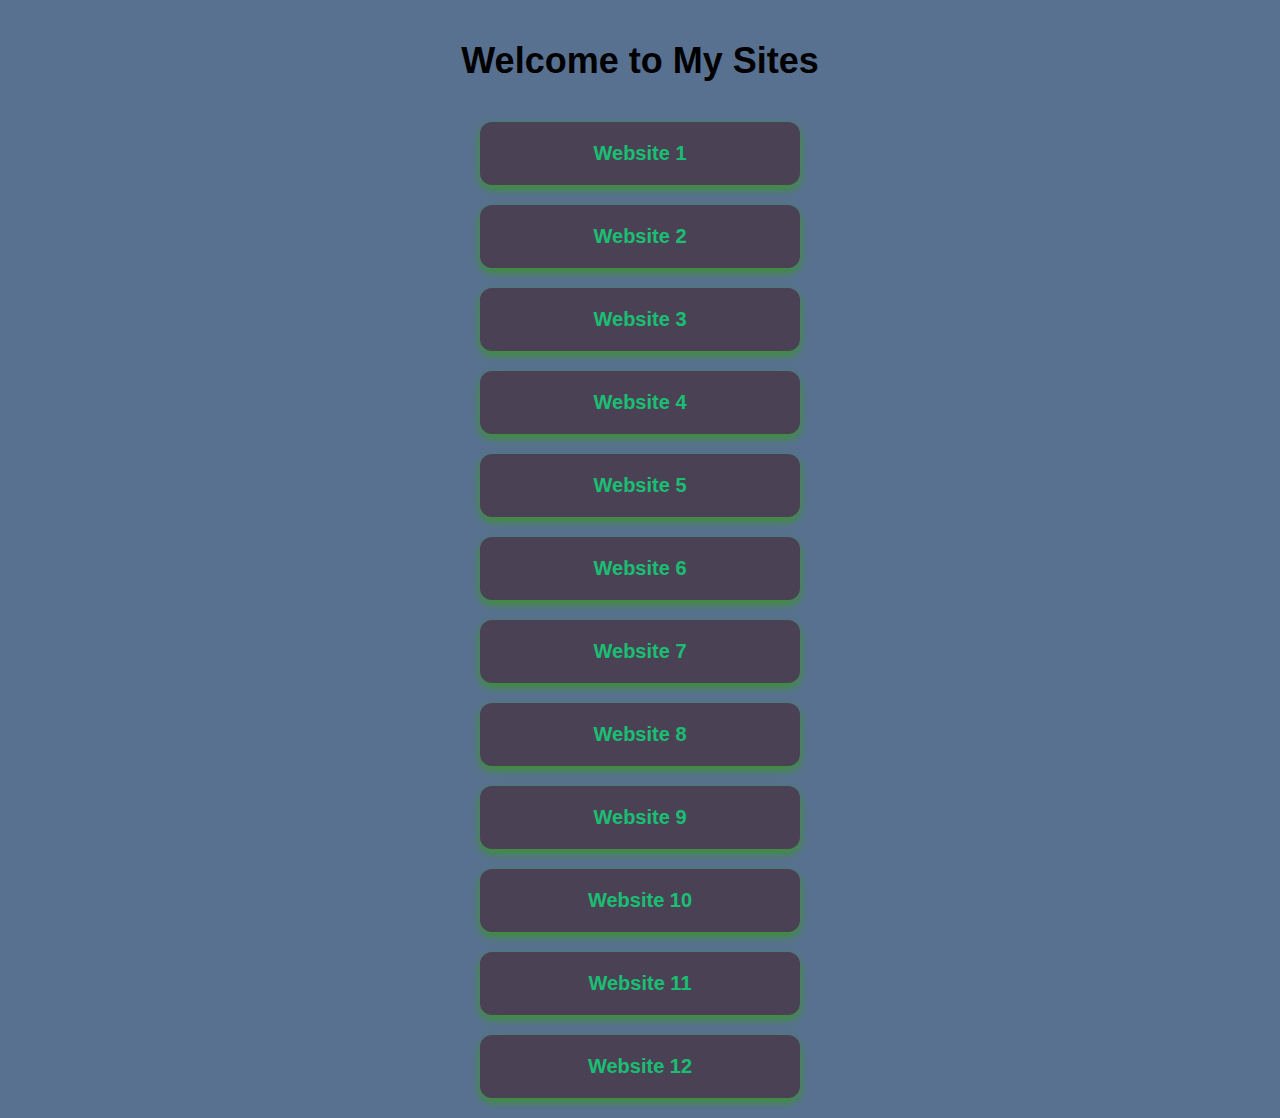
<file: index.html>
<!DOCTYPE html>
<html lang="en">
<head>
    <meta charset="UTF-8">
    <meta name="viewport" content="width=device-width, initial-scale=1.0">
    <link rel="stylesheet" href="style.css">
    <title>My Sites</title>
</head>
<body>

    <h1>Welcome to My Sites</h1>

    <ul>
        <li><a href="3d card animation.html">Website 1</a></li>
        <li><a href="loading animation.html">Website 2</a></li>
        <li><a href="animated.html">Website 3</a></li>
        <li><a href="dot.html">Website 4</a></li>
        <li><a href="cake.html">Website 5</a></li>
        <li><a href="card hover.html">Website 6</a></li>
        <li><a href="click on light.html">Website 7</a></li>
        <li><a href="lamp.html">Website 8</a></li>
        <li><a href="light.html">Website 9</a></li>
        <li><a href="restaurant.html">Website 10</a></li>
        <li><a href="burger king.html">Website 11</a></li>
        <li><a href="trip.html">Website 12</a></li>
    </ul>
</body>
</html>
</file>
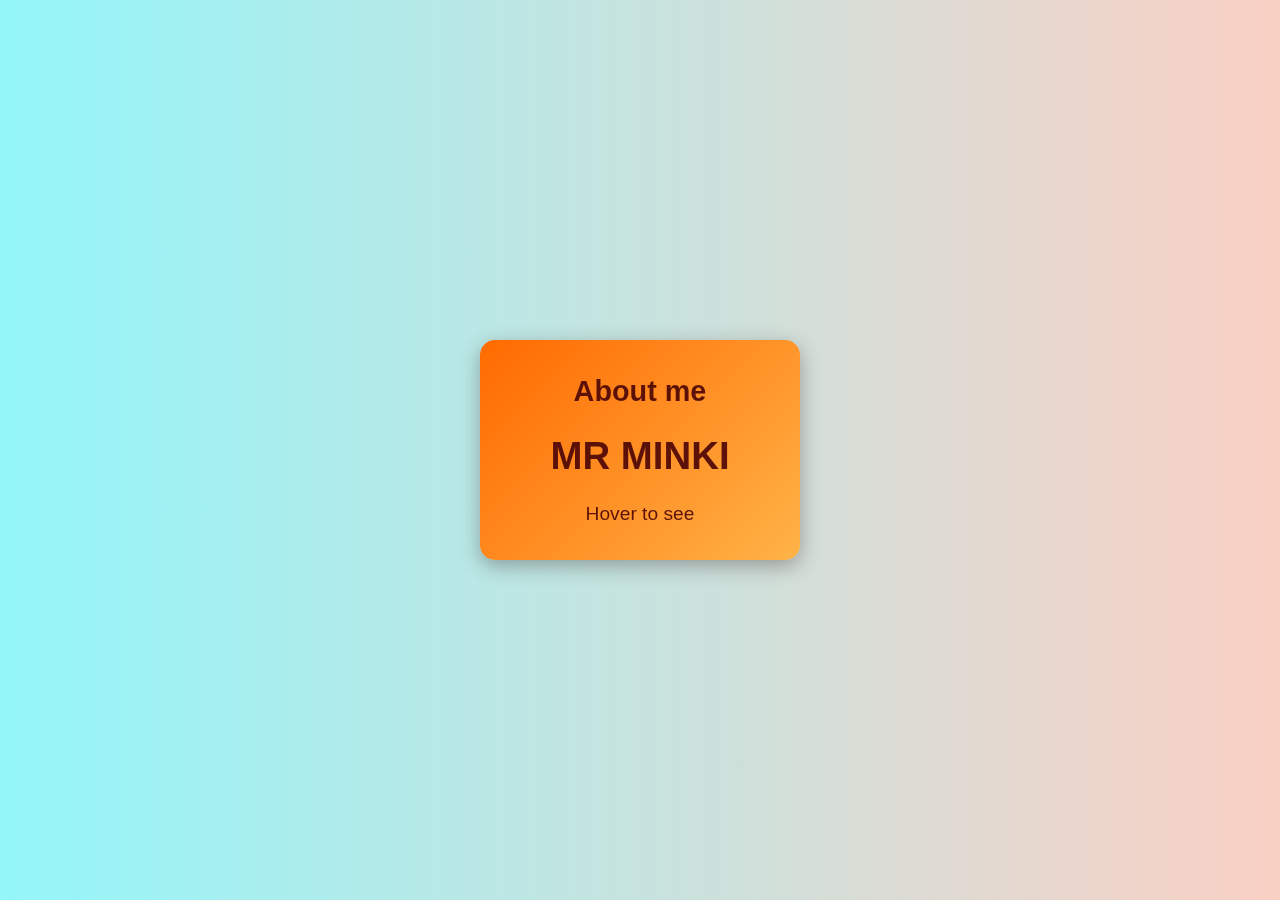
<file: 3d card animation.html>
<!DOCTYPE html>
<html lang="en">
<head>
  <meta charset="UTF-8">
  <meta name="viewport" content="width=device-width, initial-scale=1.0">
  <title>3D Flip Card</title>
  <link rel="stylesheet" href="3d card animation.css">
</head>
<body>
  <div class="card">
    <div class="card__inner">
      <!-- Front Side -->
      <div class="card__face card__face--front">
        <div>
          <h2>About me</h2>
          <h1>MR MINKI</h1>
          <p>Hover to see </p>
        </div>
      </div>
      <!-- Back Side -->
      <div class="card__face card__face--back">
        <div>
          <h2>WEB Developer</h2>
          <p>passionate in developing websites</p>
        </div>
      </div>
    </div>
  </div>
</body>
</html>
</file>
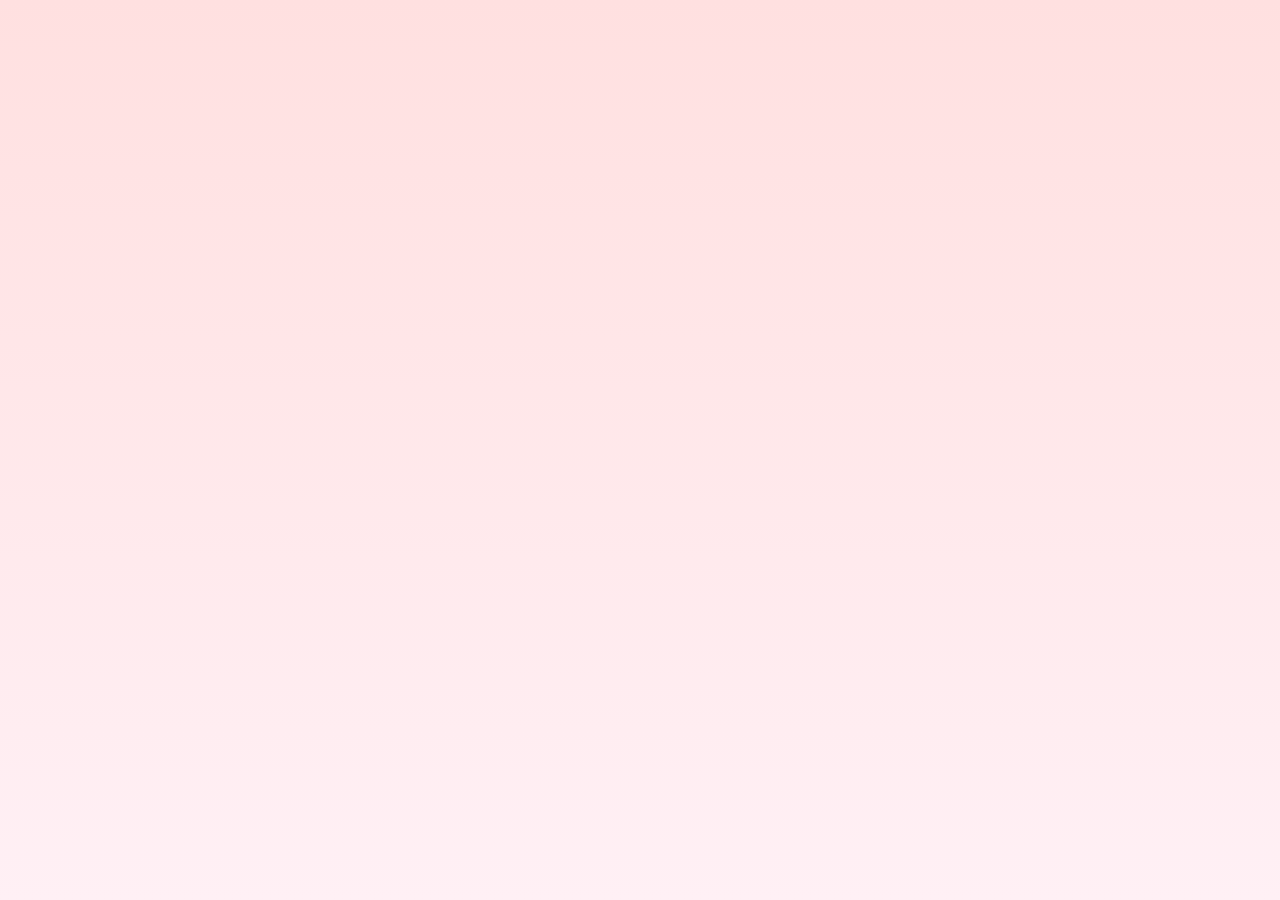
<file: cake.html>
<!DOCTYPE html>
<html lang="en">
<head>
  <meta charset="UTF-8">
  <meta name="viewport" content="width=device-width, initial-scale=1.0">
  <title>Cake Making Animation</title>
  <link rel="stylesheet" href="cake.css">
</head>
<body>
  <div class="cake">
    <div class="layer"></div>
    <div class="layer"></div>
    <div class="layer"></div>
    <div class="candle">
      <div class="flame"></div>
    </div>
  </div>
  <h2>🎉 Happy Birthday 🎉</h2>
</body>
</html>
</file>
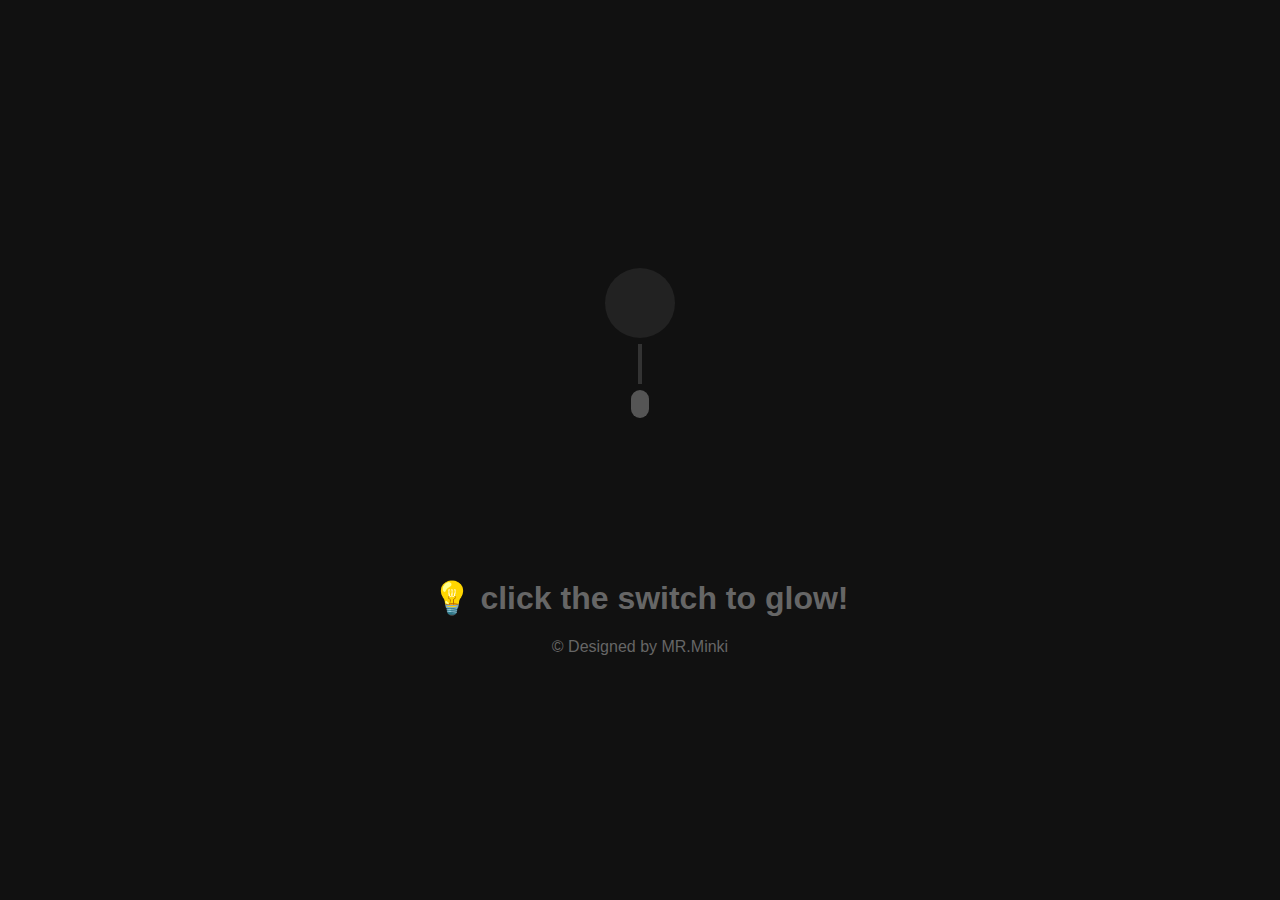
<file: click on light.html>
<!DOCTYPE html>
<html lang="en">
<head>
  <meta charset="UTF-8">
  <meta name="viewport" content="width=device-width, initial-scale=1.0">
  <title>Pull Light Switch</title>
  <link rel="stylesheet" href="click on light.css">
</head>
<body>
  <!-- Hidden switch -->
  <input type="checkbox" id="lightSwitch" hidden>
  
  <!-- Bulb with short cord -->
  <label for="lightSwitch" class="cord">
    <div class="bulb"></div>
    <div class="string"></div>
    <div class="knob"></div>
  </label>

  <!-- Room content -->
  <div class="room">
    <h1>💡 click the switch to glow!</h1>
    <!-- Footer -->
    <footer>
        <p>&copy; Designed by MR.Minki</p>
    </footer>
  </div>
</body>
</html>
</file>
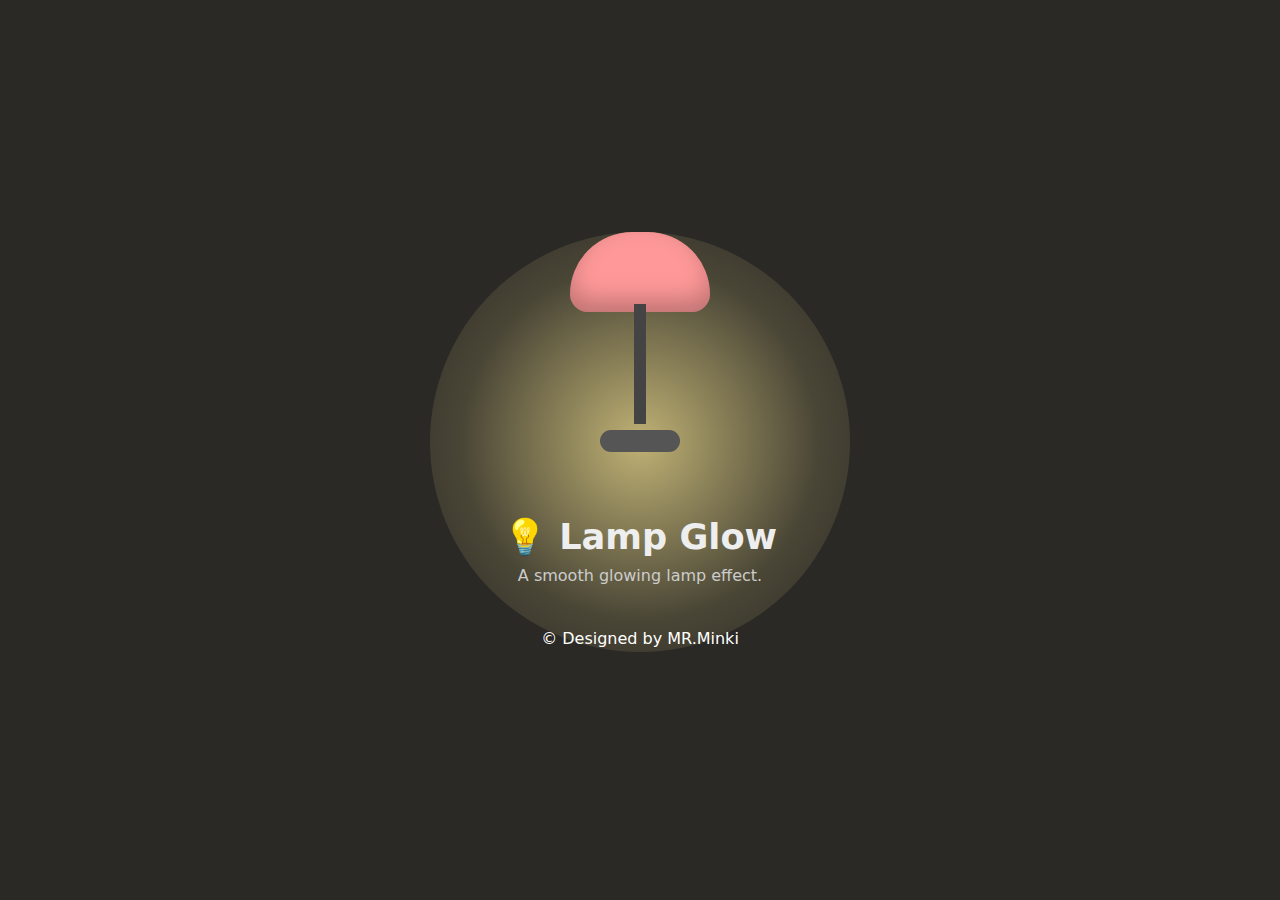
<file: lamp.html>
<!DOCTYPE html>
<html lang="en">
<head>
  <meta charset="UTF-8" />
  <meta name="viewport" content="width=device-width, initial-scale=1.0"/>
  <title>Lamp Glow Effect</title>
  <link rel="stylesheet" href="lamp.css"/>
</head>
<body>
  <main class="scene">
    <div class="lamp">
      <div class="lamp__glow"></div>
      <div class="lamp__shade"></div>
      <div class="lamp__stand"></div>
      <div class="lamp__base"></div>
    </div>
    <header class="text">
      <h1>💡 Lamp Glow</h1>
      <p>A smooth glowing lamp effect.</p>
    </header>
  <!-- Footer -->
    <footer>
        <p>&copy; Designed by MR.Minki</p>
    </footer>

  </main>
</body>
</html>
</file>
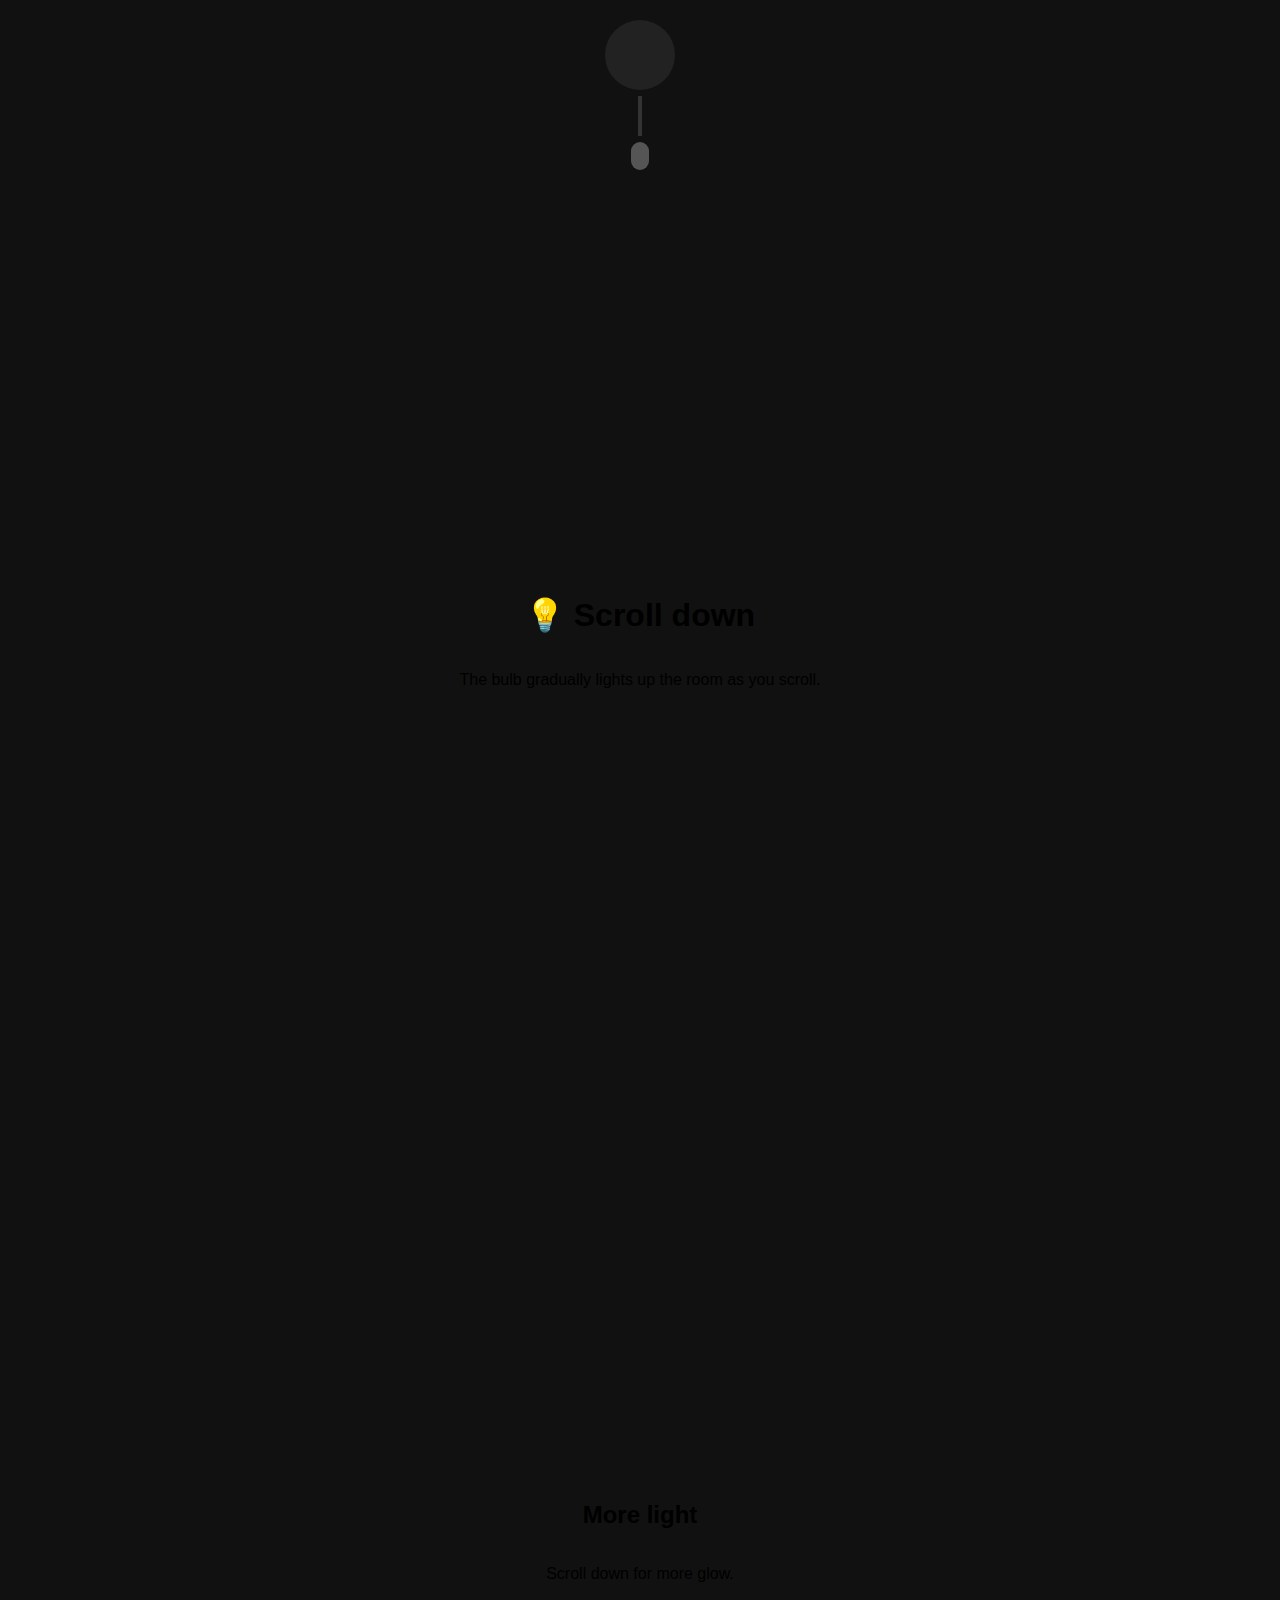
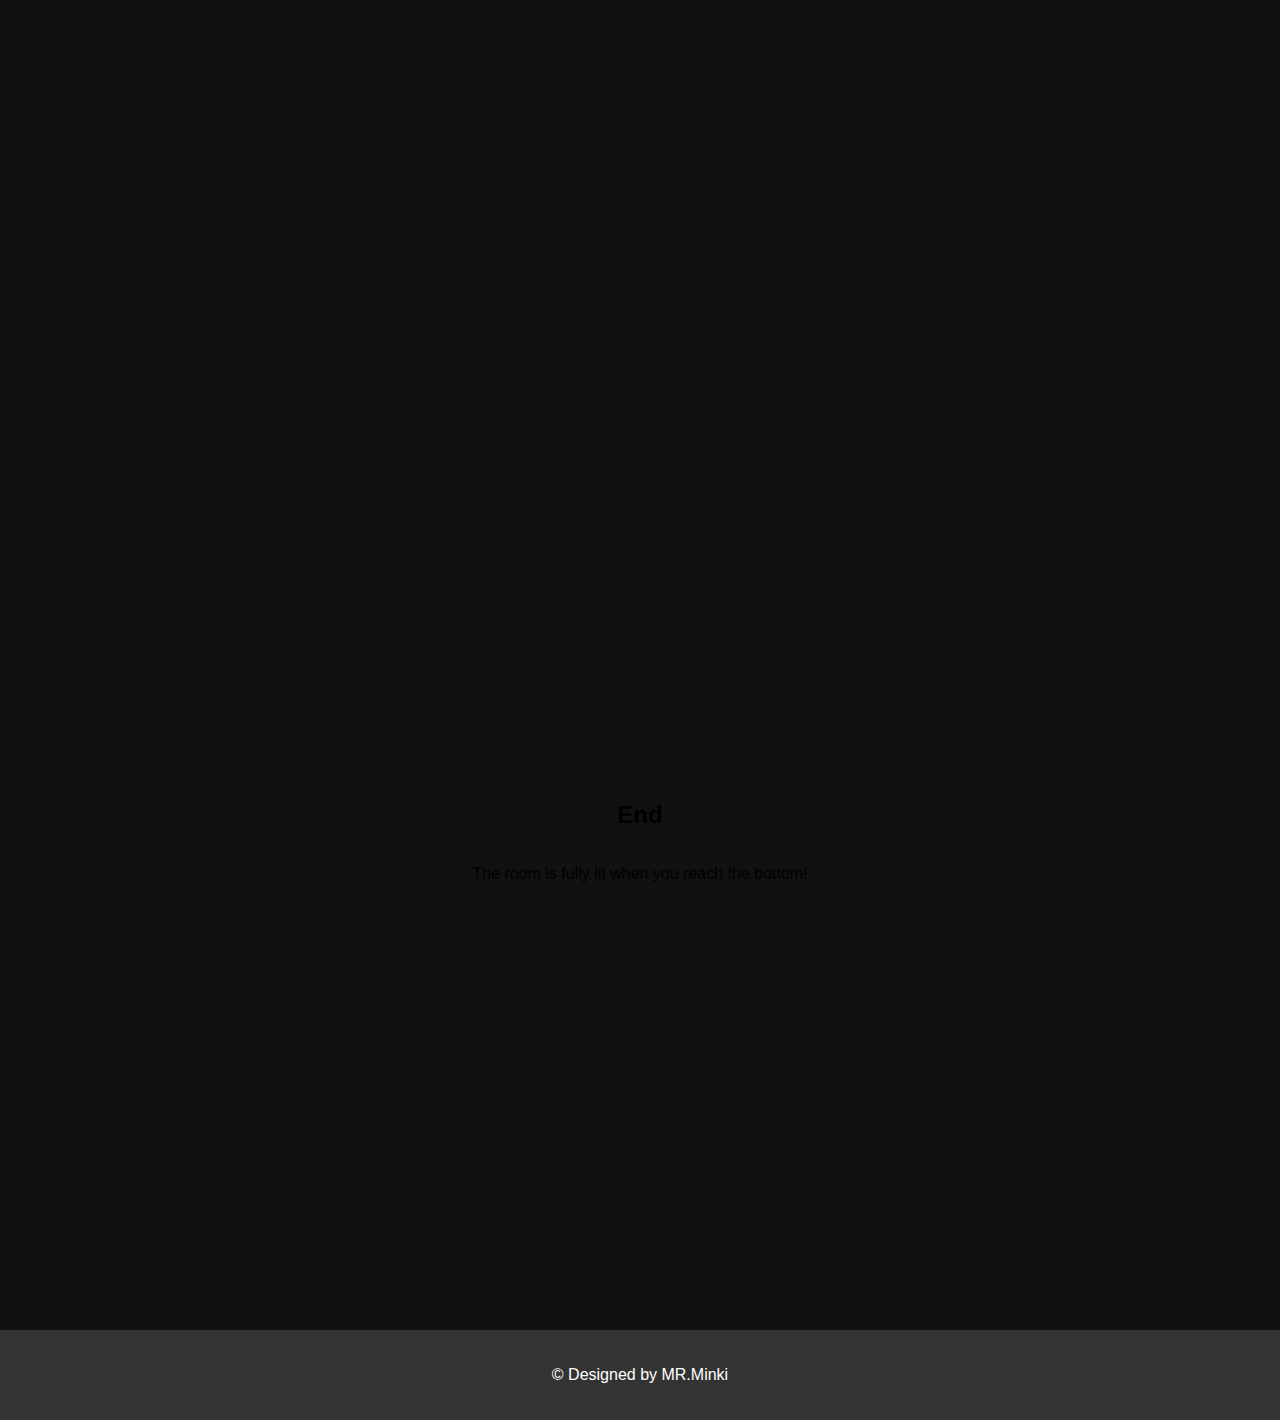
<file: light.html>
<!DOCTYPE html>
<html lang="en">
<head>
  <meta charset="UTF-8">
  <meta name="viewport" content="width=device-width, initial-scale=1.0">
  <title>Scroll to Glow</title>
  <link rel="stylesheet" href="light.css">
</head>
<body>
  <!-- Bulb -->
  <div class="cord">
    <div class="bulb" id="bulb"></div>
    <div class="string"></div>
    <div class="knob"></div>
  </div>

  <!-- Content -->
  <div class="room" id="room">
    <section>
      <h1>💡 Scroll down</h1>
      <p>The bulb gradually lights up the room as you scroll.</p>
    </section>
    <section>
      <h2>More light</h2>
      <p>Scroll down for more glow.</p>
    </section>
    <section>
      <h2>End</h2>
      <p>The room is fully lit when you reach the bottom!</p>
    </section>
  </div>
  <!-- Footer -->
    <footer>
        <p>&copy; Designed by MR.Minki</p>
    </footer>

  <script>
    const bulb = document.getElementById('bulb');
    const room = document.getElementById('room');

    window.addEventListener('scroll', () => {
      const scrollTop = window.scrollY;
      const docHeight = document.body.scrollHeight - window.innerHeight;
      const progress = Math.min(scrollTop / docHeight, 1); // 0 → 1

      // Glow intensity
      const brightness = Math.floor(40 + progress * 215);
      const glowColor = `rgb(${brightness}, ${brightness}, 80)`;

      // Bulb brightness
      bulb.style.background = glowColor;
      bulb.style.boxShadow = `
        0 0 ${20 + progress*100}px ${10 + progress*80}px rgba(255, 235, 59, ${0.6+0.4*progress})
      `;

      // Room radial glow
      room.style.background = `
        radial-gradient(circle at center 100px,
          rgba(255, 235, 59, ${progress}) 0%,
          rgba(20,20,20,1) ${20 + progress*80}%)
      `;

      // Text color (dark on bright, light on dark)
      const textColor = progress > 0.5 ? "#111" : "#eee";
      room.style.color = textColor;
    });
  </script>
</body>
</html>
</file>
<file: style.css>
/* General Styling */
body {
    font-family: Arial, Helvetica, sans-serif;
    background: #587191;
    margin: 0;
    padding: 0;
    text-align: center;
}

/* Main Heading */
h1 {
    margin-top: 40px;
    font-size: 36px;
    linear-gradient(90deg, #00ff84ac,#3802026c);
    -webkit-background-clip: text;
    font-weight: 600;
}

/* Centered List */
ul {
    list-style: none;
    padding: 0;
    margin-top: 40px;
}

/* Box Style for Each Link */
ul li {
    margin: 20px auto;
    width: 280px;
    background: #3802026c;
    padding: 20px;
    border-radius: 12px;
    box-shadow: 0 4px 10px rgba(48, 161, 6, 0.733);
    transition: 0.3s ease-in-out;
}

/* Hover Effect for Box */
ul li:hover {
    transform: translateY(-5px);
    box-shadow: 0 8px 20px rgb(119, 24, 24);
}

/* Link Styling */
ul li a {
    text-decoration: none;
    color: #00ff84ac; 
    font-size: 20px;
    font-weight: bold;
}

/* Hover Effect for Link */
ul li a:hover {
    color: #05abe7;
    background: #3b6e3f00;
}
</file>
<file: 3d card animation.css>
body {
  display: flex;
  justify-content: center;
  align-items: center;
  height: 100vh;
  background: linear-gradient(to right, #2eeef583, #fad0c4);
  font-family: Arial, sans-serif;
  margin: 0;
}

.card {
  width: 320px;
  height: 220px;
  perspective: 1000px; /* 3D depth */
}

.card__inner {
  width: 100%;
  height: 100%;
  position: relative;
  transform-style: preserve-3d;
  transition: transform 0.8s ease;
}

.card:hover .card__inner {
  transform: rotateY(180deg); /* flip */
}

.card__face {
  position: absolute;
  inset: 0;
  backface-visibility: hidden; /* ✅ hides hidden text */
  border-radius: 15px;
  display: flex;
  justify-content: center;
  align-items: center;
  padding: 20px;
  color: rgba(77, 6, 6, 0.914);
  font-size: 1.2rem;
  text-align: center;
  font-family: 'Segoe UI', Tahoma, Geneva, Verdana, sans-serif;
}

.card__face--front {
  background: linear-gradient(135deg, #ff6a00, #ffb347);
  box-shadow: 0 6px 20px rgba(63, 49, 49, 0.392);
}

.card__face--back {
  background: linear-gradient(135deg, #222, #134213ca);
  transform: rotateY(180deg);
  box-shadow: 0 6px 20px rgba(0,0,0,0.2);
}

h2 {
  margin: 0 0 10px;
}
p {
  margin: 0;
}
</file>
<file: cake.css>
body {
      display: flex;
      justify-content: center;
      align-items: center;
      height: 100vh;
      background: linear-gradient(to bottom, #ffe0e0, #fff0f5);
      margin: 0;
      font-family: Arial, sans-serif;
      overflow: hidden;
    }

    .cake {
      position: relative;
      width: 200px;
      height: 200px;
    }

    /* Cake Layers */
    .layer {
      position: absolute;
      width: 200px;
      height: 40px;
      background: #ffb347;
      border-bottom: 8px solid #e67a00;
      border-radius: 0 0 20px 20px;
      opacity: 0;
      transform: translateY(-100px);
      animation: drop 1s forwards;
    }
    .layer:nth-child(1) { bottom: 0; animation-delay: 0.5s; }
    .layer:nth-child(2) { bottom: 40px; animation-delay: 1.5s; }
    .layer:nth-child(3) { bottom: 80px; animation-delay: 2.5s; }

    @keyframes drop {
      to {
        opacity: 1;
        transform: translateY(0);
      }
    }

    /* Candle */
    .candle {
      position: absolute;
      bottom: 120px;
      left: 50%;
      transform: translateX(-50%);
      width: 20px;
      height: 60px;
      background: white;
      border-radius: 5px;
      box-shadow: inset 0 -5px #ff6347;
      opacity: 0;
      animation: appear 1s forwards;
      animation-delay: 3.5s;
    }

    /* Flame */
    .flame {
      position: absolute;
      top: -25px;
      left: 50%;
      transform: translateX(-50%);
      width: 20px;
      height: 30px;
      background: radial-gradient(circle, gold 40%, orange 60%, transparent 70%);
      border-radius: 50%;
      opacity: 0;
      animation: flameAppear 1s forwards 4.5s, flicker 0.15s infinite alternate 5.5s;
    }

    @keyframes appear {
      to { opacity: 1; }
    }

    @keyframes flameAppear {
      to { opacity: 1; }
    }

    @keyframes flicker {
      from {
        transform: translateX(-50%) scale(1);
        opacity: 0.9;
      }
      to {
        transform: translateX(-50%) scale(1.1);
        opacity: 0.6;
      }
    }

    /* Text */
    h2 {
      position: absolute;
      top: 85%;
      width: 100%;
      text-align: center;
      font-size: 2rem;
      color: #ff4081;
      text-shadow: 1px 1px 3px rgba(0,0,0,0.3);
      opacity: 0;
      animation: appear 2s forwards;
      animation-delay: 6s;
    }
</file>
<file: click on light.css>
/* General setup */
*{box-sizing:border-box}
html,body{
  margin:0;
  height:100%;
  font-family: Arial, sans-serif;
  background:#111; /* dark mode */
  color:#666;
  transition: background 0.8s ease, color 0.8s ease;
  display:flex;
  justify-content:center;
  align-items:center;
  flex-direction:column;
}

/* Content */
.room{
  text-align:center;
  margin-top:140px; /* push content below bulb */
  transition: color 0.8s ease;
}

/* Cord + bulb */
.cord{
  display:flex;
  flex-direction:column;
  align-items:center;
  cursor:pointer;
  margin-top:40px;
}

/* Short string */
.cord .string{
  width:4px;
  height:40px;   /* short cord */
  background:#333;
}

/* Knob */
.cord .knob{
  width:18px;
  height:28px;
  background:#555;
  border-radius:9px;
  margin-top:6px;
}

/* Bulb */
.cord .bulb{
  width:70px;
  height:70px;
  background:#222;
  border-radius:50%;
  margin-bottom:6px;
  transition:background 0.6s ease, box-shadow 0.6s ease;
}

/* Lights ON */
#lightSwitch:checked ~ .cord .bulb{
  background:#ffeb3b;
  box-shadow:0 0 25px 10px rgba(255,235,59,0.8),
             0 0 80px 20px rgba(255,235,59,0.5);
}
#lightSwitch:checked ~ .room{
  color:#edb8b8;
}
#lightSwitch:checked ~ body,
#lightSwitch:checked body{
  background:#fdf6e3;
  color:#222;
}
</file>
<file: lamp.css>
/* ========== Global Styles ========== */
:root {
  --lamp-color: #ff9999;
  --lamp-glow-strong: rgba(255, 235, 150, 0.7);
  --lamp-glow-weak: rgba(255, 235, 150, 0.15);
  --bg-dark: #262521fa;
  --stand-color: #444;
  --base-color: #555;
}

* { box-sizing: border-box; margin: 0; padding: 0; }
body {
  height: 100vh;
  display: flex;
  justify-content: center;
  align-items: center;
  background: var(--bg-dark);
  color: #eee;
  font-family: system-ui, Arial, sans-serif;
  text-align: center;
}

/* ========== Layout Container ========== */
.scene {
  display: flex;
  flex-direction: column;
  align-items: center;
  gap: 1.5rem;
}

/* ========== Lamp Parts ========== */
.lamp {
  position: relative;
  display: flex;
  flex-direction: column;
  align-items: center;
  width: 140px;
  height: 260px;
}

/* Glow effect behind lamp */
.lamp__glow {
  position: absolute;
  top: 0;
  left: 50%;
  transform: translate(-50%, 0);
  width: 420px;
  height: 420px;
  border-radius: 50%;
  background: radial-gradient(circle,
      var(--lamp-glow-strong) 0%,
      var(--lamp-glow-weak) 60%,
      transparent 100%);
  z-index: -1;
  animation: glow 3s ease-in-out infinite;
  transition: transform 0.4s ease, opacity 0.4s ease;
}

/* Lamp shade */
.lamp__shade {
  width: 140px;
  height: 80px;
  background: var(--lamp-color);
  border-radius: 70px 70px 20px 20px;
  box-shadow: inset 0 -12px 25px rgba(0, 0, 0, 0.25);
}

/* Stand */
.lamp__stand {
  width: 12px;
  height: 120px;
  background: var(--stand-color);
  margin-top: -8px;
}

/* Base */
.lamp__base {
  width: 80px;
  height: 22px;
  background: var(--base-color);
  border-radius: 12px;
  margin-top: 6px;
}

/* ========== Animation ========== */
@keyframes glow {
  0%, 100% {
    opacity: 0.55;
    transform: translate(-50%, 0) scale(1);
  }
  50% {
    opacity: 0.9;
    transform: translate(-50%, 0) scale(1.1);
  }
}

/* Hover effect: stronger glow */
.lamp:hover .lamp__glow {
  opacity: 1;
  transform: translate(-50%, 0) scale(1.2);
}

/* ========== Text Section ========== */
.text h1 {
  font-size: clamp(1.5rem, 3vw, 2.2rem);
  margin-bottom: 0.5rem;
}
.text p {
  font-size: 1rem;
  color: #ccc;
  max-width: 400px;
}

/* Footer */
footer {
    background-color: #33333300;
    color: white;
    text-align: center;
    padding: 20px 0;
}
</file>
<file: light.css>
*{box-sizing:border-box}
html,body{
  margin:0;
  height:100%;
  font-family: Arial, sans-serif;
  background:#111;
  transition: background 0.4s ease;
}

/* Bulb cord */
.cord{
  position:fixed;
  top:20px;
  left:50%;
  transform:translateX(-50%);
  display:flex;
  flex-direction:column;
  align-items:center;
  z-index:10;
}
.cord .string{
  width:4px;
  height:40px;
  background:#333;
}
.cord .knob{
  width:18px;
  height:28px;
  background:#555;
  border-radius:9px;
  margin-top:6px;
}
.bulb{
  width:70px;
  height:70px;
  background:#222;
  border-radius:50%;
  margin-bottom:6px;
  transition: background 0.3s ease, box-shadow 0.3s ease;
}

/* Room */
.room{
  margin-top:150px;
  padding:40px;
  min-height:100vh;
  transition: background 0.4s ease, color 0.4s ease;
}
section{
  min-height:100vh;
  display:flex;
  flex-direction:column;
  justify-content:center;
  align-items:center;
  text-align:center;
}
/* Footer */
footer {
    background-color: #333;
    color: white;
    text-align: center;
    padding: 20px 0;
}
</file>
